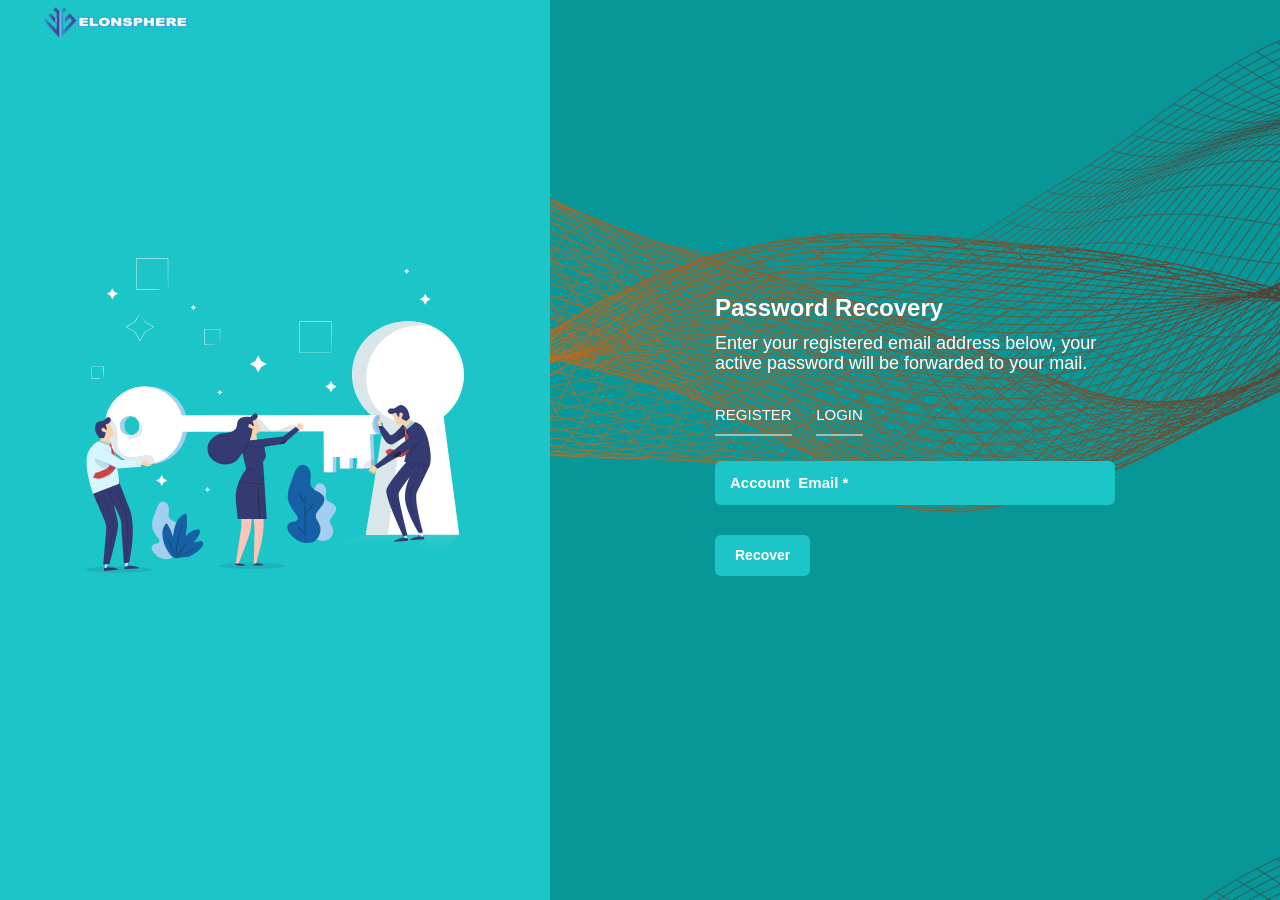
<file: forgot-password.html>
﻿<!DOCTYPE html>
<html lang="en">
  

<!-- Mirrored from elonsphere.com/forgot-password by HTTrack Website Copier/3.x [XR&CO'2014], Fri, 23 Aug 2024 10:22:54 GMT -->
<!-- Added by HTTrack --><meta http-equiv="content-type" content="text/html;charset=UTF-8" /><!-- /Added by HTTrack -->
<meta http-equiv="content-type" content="text/html;charset=utf-8">
<head>
    <meta charset="UTF-8">
    <meta name="viewport" content="width=device-width, initial-scale=1.0">
    <title>Password - Elonsphere</title>
    <link type="image/x-icon" href="static/web/images/logo/coinxxe-icon.png" rel="icon">
    <link rel="stylesheet" type="text/css" href="static/auth/css/bootstrap.min.css">
    <link rel="stylesheet" type="text/css" href="static/auth/css/fontawesome-all.min.css">
    <link rel="stylesheet" type="text/css" href="static/auth/css/iofrm-style.css">
    <link rel="stylesheet" type="text/css" href="static/auth/css/iofrm-theme6.css">
    <script src="unpkg.com/sweetalert%402.1.2/dist/sweetalert.min.html"></script>
  </head>
  <body>
    <div class="form-body">
      <div class="website-logo" style="top: 0px;left: 40px;">
        <a href="index-2.html">
          <div class="">
            <img class="logo-size" src="static/web/images/logo/coinmaxe.png" style="width:200">
          </div>
        </a>
      </div>
        <div class="row">
            <div class="img-holder">
                <div class="bg"></div>
                <div class="info-holder">
                  <img src="static/auth/images/graphic2.svg" alt="">
                </div>
            </div>
            <div class="form-holder">
                <div class="form-content" style="background-image:url(static/web/images/wave.png);background-attachment:fixed">
                    <div class="form-items">
                    <h3>Password Recovery</h3>
                    <p>
                        Enter your registered email address below, your active password will be forwarded to your mail.
                    </p>
                    <div class="page-links">
                      <a href="register.html">REGISTER</a>
                      <a href="login.html">LOGIN</a>
                    </div>
					  
                     
                   
                        <form method="POST" action="https://elonsphere.com/forgot-password"  class="mt-4 login-form">
                                 <input type="hidden" name="_token" value="I1Ml87lyAFZUfhE1Uai6feDMKK3it3ckaf2GIEeO">                       
                        <input type="email" name="email" value=""  placeholder="Account  Email *" class="form-control form-control-lg" style="background:#1CC5C8;color:#fff;font-weight:600;padding:22px 15px" maxlength="225" required="">
                       
						                         
                        <div class="form-button">
                        <button id="submit" type="submit" class="ibtn">Recover</button>
                       
                        </div>
                    </form>
                    
                    </div>
                </div>
            </div>
        </div>
    </div>
    <script src="static/auth/js/jquery.min.js"></script>
    <script src="static/auth/js/popper.min.js"></script>
    <script src="static/auth/js/bootstrap.min.js"></script>
    <script src="static/auth/js/django-validate.js"></script>
    <script src="static/auth/js/main.js"></script>
	
    
  </body>


<!-- Mirrored from elonsphere.com/forgot-password by HTTrack Website Copier/3.x [XR&CO'2014], Fri, 23 Aug 2024 10:22:54 GMT -->
</html>
</file>
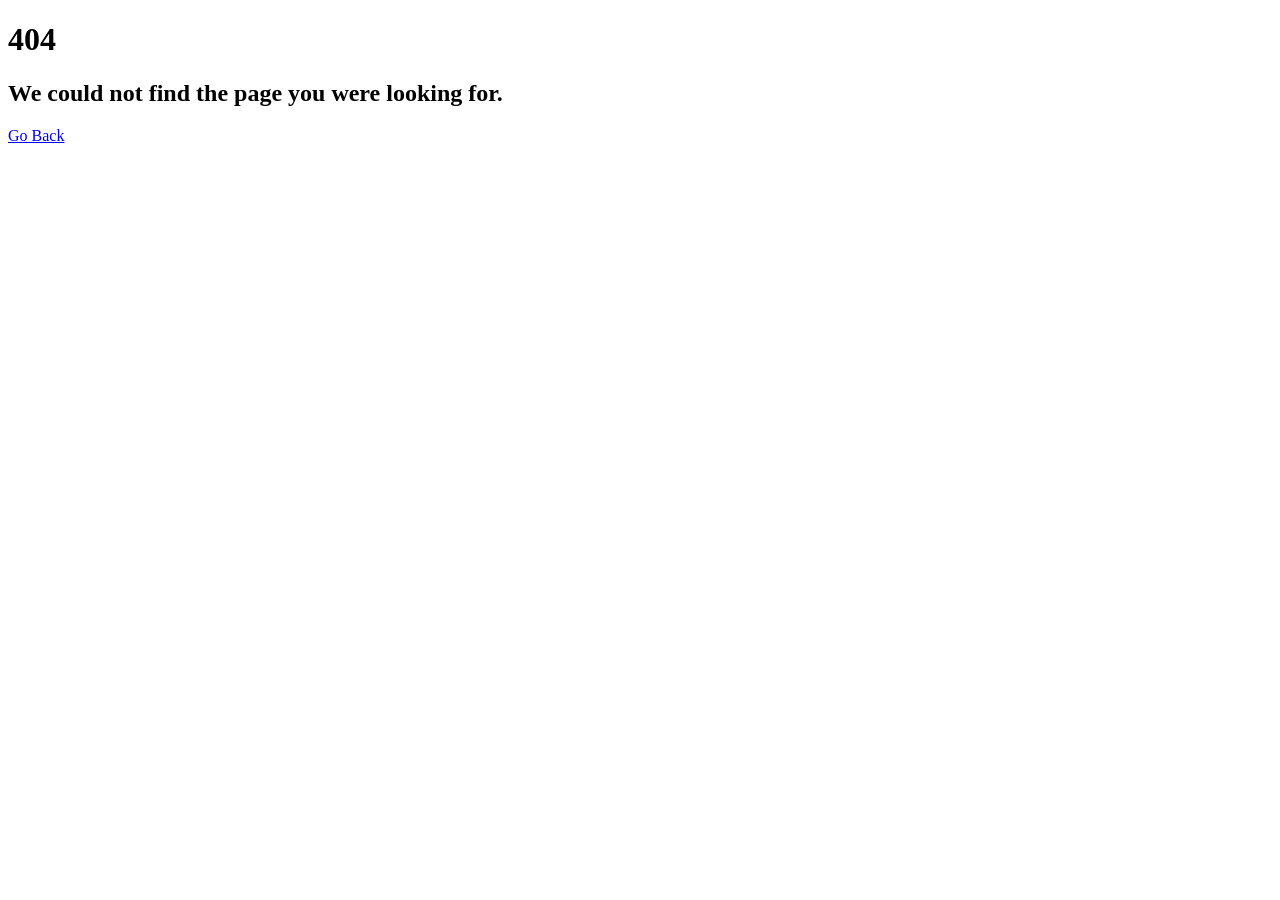
<file: how.html>
<!DOCTYPE html>
<html lang="en">

<head>
	<meta charset="utf-8">
	<meta http-equiv="X-UA-Compatible" content="IE=edge">
	<meta name="viewport" content="width=device-width, initial-scale=1">
	<title>Not Found - Elonsphere</title>

	<!-- Google font -->
	<link href="https://fonts.googleapis.com/css?family=Montserrat:700,900" rel="stylesheet">

	<!-- Font Awesome Icon -->
	<link type="text/css" rel="stylesheet" href="https://elonsphere.com/error/css/font-awesome.min.css" />

	<!-- Custom stlylesheet -->
	<link type="text/css" rel="stylesheet" href="https://elonsphere.com/error/css/style.css" />
</head>

<body>
	<div id="notfound">
		<div class="notfound-bg"></div>
		<div class="notfound">
			<div class="notfound-404">
				<h1> 404 </h1>
			</div>
			<h2>We could not find the page you were looking for.</h2>
			<a href="https://elonsphere.com/" class="home-btn">Go Back</a>
		</div>
	</div>
</body>
</html>
</file>
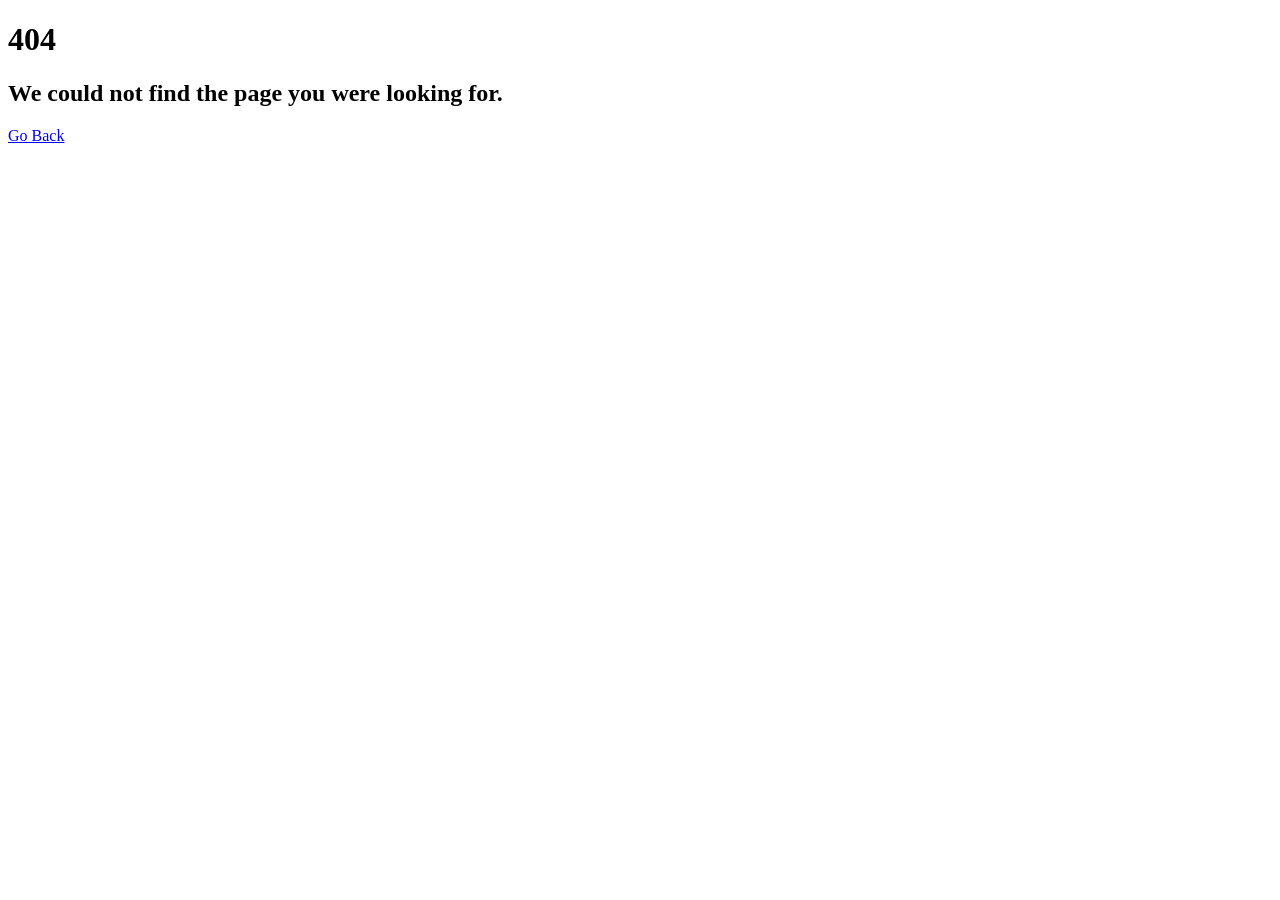
<file: index-2.html>
<!DOCTYPE html>
<html lang="en">

<head>
	<meta charset="utf-8">
	<meta http-equiv="X-UA-Compatible" content="IE=edge">
	<meta name="viewport" content="width=device-width, initial-scale=1">
	<title>Not Found - Elonsphere</title>

	<!-- Google font -->
	<link href="https://fonts.googleapis.com/css?family=Montserrat:700,900" rel="stylesheet">

	<!-- Font Awesome Icon -->
	<link type="text/css" rel="stylesheet" href="https://elonsphere.com/error/css/font-awesome.min.css" />

	<!-- Custom stlylesheet -->
	<link type="text/css" rel="stylesheet" href="https://elonsphere.com/error/css/style.css" />
</head>

<body>
	<div id="notfound">
		<div class="notfound-bg"></div>
		<div class="notfound">
			<div class="notfound-404">
				<h1> 404 </h1>
			</div>
			<h2>We could not find the page you were looking for.</h2>
			<a href="https://elonsphere.com/market" class="home-btn">Go Back</a>
		</div>
	</div>
</body>
</html>
</file>
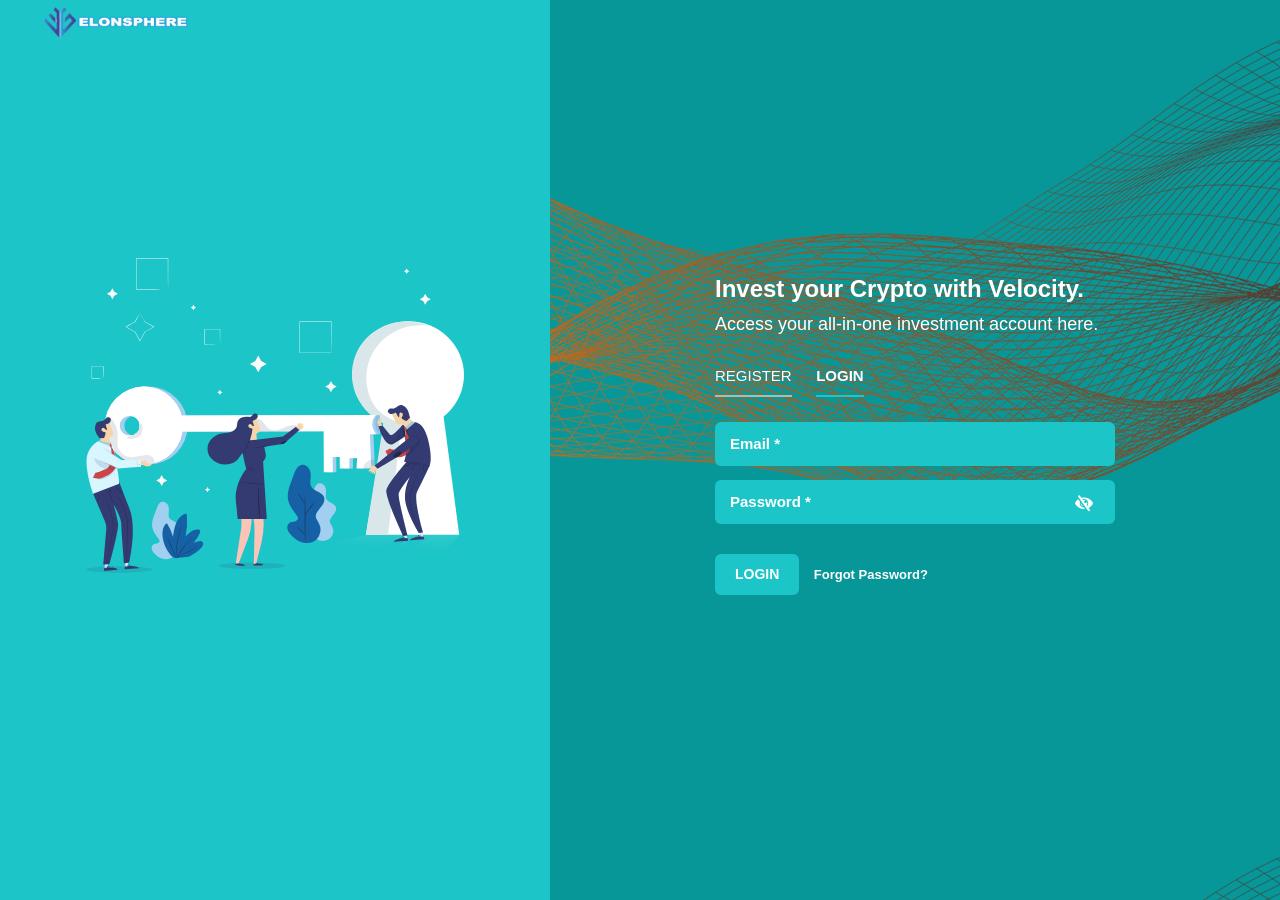
<file: login.html>
﻿<!DOCTYPE html>
<html lang="en">
  

<!-- Mirrored from elonsphere.com/login by HTTrack Website Copier/3.x [XR&CO'2014], Fri, 23 Aug 2024 10:20:42 GMT -->
<!-- Added by HTTrack --><meta http-equiv="content-type" content="text/html;charset=UTF-8" /><!-- /Added by HTTrack -->
<meta http-equiv="content-type" content="text/html;charset=utf-8">
<head>
    <meta charset="UTF-8">
    <meta name="viewport" content="width=device-width, initial-scale=1.0">
    <title>Login - Elonsphere</title>
    <link type="image/x-icon" href="static/web/images/logo/coinxxe-icon.png" rel="icon">
    <link rel="stylesheet" type="text/css" href="static/auth/css/bootstrap.min.css">
    <link rel="stylesheet" type="text/css" href="static/auth/css/fontawesome-all.min.css">
    <link rel="stylesheet" type="text/css" href="static/auth/css/iofrm-style.css">
    <link rel="stylesheet" type="text/css" href="static/auth/css/iofrm-theme6.css">
    <script src="unpkg.com/sweetalert%402.1.2/dist/sweetalert.min.html"></script>
<script src="http://code.jivosite.com/widget/kgrOhijv41" async></script>

  </head>
  <body>
    <div class="form-body">
      <div class="website-logo" style="top: 0px;left: 40px;">
        <a href="index.html">
          <div class="">
            <img class="logo-size" src="static/web/images/logo/coinmaxe.png" style="width:200">
          </div>
        </a>
      </div>
        <div class="row">
            <div class="img-holder">
                <div class="bg"></div>
                <div class="info-holder">
                  <img src="static/auth/images/graphic2.svg" alt="">
                </div>
            </div>
            <div class="form-holder">
                <div class="form-content" style="background-image:url(static/web/images/wave.png);background-attachment:fixed">
                    <div class="form-items">
                    <h3>Invest your Crypto with Velocity.</h3>
                    <p>
                        Access your all-in-one investment account here.
                    </p>
                    <div class="page-links">
                      <a href="register.html">REGISTER</a>
                      <a href="login.html" class="active">LOGIN</a>
                    </div>
					                                                           <form method="POST" action="https://elonsphere.com/login" class="mt-4">
                                        <input type="hidden" name="_token" value="I1Ml87lyAFZUfhE1Uai6feDMKK3it3ckaf2GIEeO">                        
                        <input type="text" name="email" placeholder="Email *" value="" class="form-control form-control-lg" style="background:#1CC5C8;color:#fff;font-weight:600;padding:22px 15px" maxlength="225" required="">
                        <i id="pass1-hidden" class="fa fa-eye-slash my-form-icon"></i>
                        <i id="pass1-visible" style="display: none;" class="fa fa-eye my-form-icon"></i>
                        <input type="password" name="password"  placeholder="Password *" class="form-control form-control-lg" style="background:#1CC5C8;color:#fff;font-weight:600;padding:22px 15px" required="">
                        <div class="form-button">
                        <button id="submit" type="submit" class="ibtn">LOGIN</button>
                        <a href="forgot-password.html">Forgot Password?</a>
                        </div>
                    </form>
                    
                    </div>
                </div>
            </div>
        </div>
    </div>
    <script src="static/auth/js/jquery.min.js"></script>
    <script src="static/auth/js/popper.min.js"></script>
    <script src="static/auth/js/bootstrap.min.js"></script>
    <script src="static/auth/js/django-validate.js"></script>
    <script src="static/auth/js/main.js"></script>

    
  </body>


<!-- Mirrored from elonsphere.com/login by HTTrack Website Copier/3.x [XR&CO'2014], Fri, 23 Aug 2024 10:21:01 GMT -->
</html>
</file>
<file: static/auth/css/iofrm-style.css>
/*------------------------------------------------------------------
 * Theme Name: iofrm - form templates
 * Theme URI: http://www.brandio.io/envato/iofrm
 * Author: Brandio
 * Author URI: http://www.brandio.io/
 * Description: A Bootstrap Responsive HTML5 Template
 * Version: 1.0
 * Licensed under MIT (https://github.com/twbs/bootstrap/blob/master/LICENSE)
 * Bootstrap v4.1 (http://getbootstrap.com)
 * Copyright 2019 Brandio.
 -------------------------------------------------------------------*/
/*------------------------------------------------------------------
[Table of contents]

1. General Styles.
2. Responsive Styles.
-------------------------------------------------------------------*/
@import url("../../../css2.html");
/* -----------------------------------
    1 - General Styles
------------------------------------*/
*, body {
    font-family: "Montserrat", sans-serif;
    font-weight: 400;
    -webkit-font-smoothing: antialiased;
    text-rendering: optimizeLegibility;
    -moz-osx-font-smoothing: grayscale;
}

html, body {
    height: 100%;
}

.form-body {
    background-color: #0093FF;
    height: 100%;
}

.form-body > .row {
    position: relative;
    margin-left: 0;
    margin-right: 0;
    height: 100%;
}

.website-logo {
    display: inline-block;
    position: absolute;
    z-index: 1000;
    top: 50px;
    left: 50px;
    right: initial;
    bottom: initial;
}

.website-logo img {
    width: 100px;
}

.website-logo a {
    display: inline-block;
}

.website-logo .logo {
    display: inline-block;
    background-image: url("../images/logo-light.svg");
    background-size: contain;
    background-repeat: no-repeat;
}

.website-logo .logo img {
    width: 100px;
}

.website-logo .logo img.logo-size {
    opacity: 0 !important;
}

.website-logo-inside {
    margin-bottom: 70px;
}

.website-logo-inside img {
    width: 100px;
}

.website-logo-inside a {
    display: inline-block;
}

.website-logo-inside .logo {
    display: inline-block;
    background-image: url("../images/logo-light.svg");
    background-size: contain;
    background-repeat: no-repeat;
}

.website-logo-inside .logo img {
    width: 100px;
}

.website-logo-inside .logo img.logo-size {
    opacity: 0 !important;
}

.preview-body {
    padding-top: 70px;
    padding-bottom: 70px;
    text-align: center;
}

.preview-body .web-logo {
    margin-bottom: 50px;
}

.preview-body .web-logo img {
    width: 130px;
}

.preview-body .web-title {
    font-size: 30px;
    font-weight: 300;
    color: #000;
    line-height: 35px;
    margin-bottom: 50px;
}

.preview-body .img-link {
    display: inline-block;
    width: 100%;
    margin: 20px 0;
    padding: 0 5px;
}

.preview-body .img-link img {
    width: 100%;
    border-radius: 15px;
    -webkit-box-shadow: 0 0 5px rgba(160, 163, 165, 0.38);
    box-shadow: 0 0 5px rgba(160, 163, 165, 0.38);
    -webkit-transition: all 0.5s cubic-bezier(0.34, 1.61, 0.7, 1);
    transition: all 0.5s cubic-bezier(0.34, 1.61, 0.7, 1);
}

.preview-body .img-link:hover img, .preview-body .img-link:focus img {
    -webkit-transform: scale(1.05);
    -moz-transform: scale(1.05);
    -ms-transform: scale(1.05);
    transform: scale(1.05);
    -webkit-box-shadow: 0 11px 19px rgba(160, 163, 165, 0.3);
    box-shadow: 0 11px 19px rgba(160, 163, 165, 0.3);
}

.img-holder {
    display: inline-block;
    position: absolute;
    top: 0;
    left: 0;
    width: 550px;
    min-height: 700px;
    height: 100%;
    overflow: hidden;
    background-color: #000000;
    padding: 60px;
    text-align: center;
    z-index: 999;
}

.img-holder .info-holder {
    position: relative;
    top: 50%;
    -webkit-transform: translateY(-50%);
    -moz-transform: translateY(-50%);
    -ms-transform: translateY(-50%);
    transform: translateY(-50%);
}

.img-holder .info-holder h3 {
    display: inline-block;
    color: #fff;
    text-align: left;
    font-size: 23px;
    font-weight: 900;
    margin-bottom: 30px;
    width: 100%;
    max-width: 378px;
    padding-right: 30px;
}

.img-holder .info-holder h2 {
    display: inline-block;
    color: #fff;
    text-align: left;
    font-size: 32px;
    font-weight: 900;
    margin-bottom: 30px;
    width: 100%;
    max-width: 378px;
}

.img-holder .info-holder h2 span {
    font-size: 32px;
    font-weight: 900;
    color: #FE4777;
}

.img-holder .info-holder p {
    display: inline-block;
    color: #fff;
    text-align: left;
    font-size: 18px;
    font-weight: 300;
    line-height: 20px;
    margin-bottom: 50px;
    width: 100%;
    max-width: 378px;
    padding-right: 30px;
}

.img-holder .info-holder img {
    width: 100%;
    max-width: 378px;
}

.img-holder .info-holder img.md-size {
    max-width: 290px;
}

.img-holder .info-holder.simple-info h3 {
    padding-right: 0;
}

.img-holder .info-holder.simple-info p {
    padding-right: 0;
}

.img-holder .info-holder.simple-info img {
    max-width: 160px;
    margin-bottom: 50px;
}

.img-holder .bg {
    position: absolute;
    opacity: 0.23;
    left: 0;
    top: 0;
    width: 100%;
    height: 100%;
    background-image: url("../images/img1.jpg");
    background-size: cover;
    background-position: center;
    z-index: -1;
}

@media (min-height: 700px) {
    .img-holder {
        position: fixed;
    }

    .website-logo {
        position: fixed;
    }
}

.form-holder {
    margin-left: 550px;
    width: 100%;
}

.form-holder .form-content {
    position: relative;
    text-align: center;
    display: -webkit-box;
    display: -moz-box;
    display: -ms-flexbox;
    display: -webkit-flex;
    display: flex;
    -webkit-justify-content: center;
    justify-content: center;
    -webkit-align-items: center;
    align-items: center;
    padding: 60px;
    min-height: 100%;
}

.form-holder .form-content ::-webkit-input-placeholder {
    color: #526489;
}

.form-holder .form-content :-moz-placeholder {
    color: #526489;
}

.form-holder .form-content ::-moz-placeholder {
    color: #526489;
}

.form-holder .form-content :-ms-input-placeholder {
    color: #526489;
}

.form-control:focus {
    -webkit-box-shadow: none;
    box-shadow: none;
}

.form-control ::-webkit-input-placeholder {
    color: #526489;
}

.form-control :-moz-placeholder {
    color: #526489;
}

.form-control ::-moz-placeholder {
    color: #526489;
}

.form-control :-ms-input-placeholder {
    color: #526489;
}

.form-content {
    position: relative;
    background-color: #0093FF;
}

.form-content .form-group {
    color: #fff;
    font-size: 15px;
    font-weight: 300;
}

.form-content .form-items {
    display: inline-block;
    width: 100%;
    max-width: 340px;
    text-align: left;
    -webkit-transition: all 0.4s ease;
    transition: all 0.4s ease;
}

.form-content .form-icon {
    text-align: center;
    width: 100%;
    line-height: 0;
    margin-top: calc(-42px - 35px);
    margin-bottom: 28px;
}

.form-content .form-icon .icon-holder {
    position: relative;
    display: inline-block;
    width: 85px;
    height: 85px;
    border-radius: 85px;
    background-color: #4A77F7;
    padding: 20px;
}

.form-content .form-icon .icon-holder img {
    position: absolute;
    width: 50%;
    top: 50%;
    left: 50%;
    margin-top: -23%;
    margin-left: -25%;
}

.form-content h3 {
    color: #fff;
    text-align: left;
    font-size: 24px;
    font-weight: 900;
    margin-bottom: 10px;
}

.form-content h3.form-title {
    margin-bottom: 30px;
}

.form-content h3.form-title-center {
    margin-bottom: 30px;
    text-align: center;
    font-size: 22px;
}

.form-content p {
    color: #fff;
    text-align: left;
    font-size: 18px;
    font-weight: 300;
    line-height: 20px;
    margin-bottom: 30px;
}

.form-content p.form-subtitle {
    font-size: 16px;
    margin-bottom: 15px;
}

.form-content small.error-message {
    color: lightcoral;
}

.form-content label {
    color: #fff;
    text-align: left;
    font-size: 15px;
    font-weight: 300;
    line-height: 20px;
    margin-bottom: 10px;
}

.form-content .page-links {
    margin-bottom: 34px;
}

.form-content .page-links a {
    position: relative;
    display: inline-block;
    text-decoration: none;
    color: #fff;
    font-weight: 300;
    font-size: 15px;
    margin-right: 20px;
    -webkit-transition: all 0.3s ease;
    transition: all 0.3s ease;
}

.form-content .page-links a:last-child {
    margin-right: 0;
}

.form-content .page-links a:after {
    position: absolute;
    content: "";
    width: 100%;
    height: 2px;
    left: 0;
    bottom: -10px;
    background-color: rgba(255, 255, 255, 0.5);
    -webkit-transition: all 0.3s ease;
    transition: all 0.3s ease;
}

.form-content .page-links a.active {
    font-weight: 700;
}

.form-content .page-links a.active:after {
    background-color: #fff;
}

.form-content .page-links a:hover:after, .form-content .page-links a:focus:after {
    background-color: #fff;
}

.form-content input, .form-content .dropdown-toggle.btn-default {
    width: 100%;
    padding: 9px 20px;
    text-align: left;
    border: 0;
    outline: 0;
    border-radius: 6px;
    background-color: #fff;
    font-size: 15px;
    font-weight: 300;
    color: #8D8D8D;
    -webkit-transition: all 0.3s ease;
    transition: all 0.3s ease;
    margin-bottom: 14px;
}

.form-content input:hover, .form-content input:focus, .form-content .dropdown-toggle.btn-default:hover, .form-content .dropdown-toggle.btn-default:focus {
    border: 0;
    background-color: #ebeff8;
    color: #8D8D8D;
}

.form-content textarea {
    position: static !important;
    width: 100%;
    padding: 8px 20px;
    border-radius: 6px;
    text-align: left;
    background-color: #fff;
    border: 0;
    font-size: 15px;
    font-weight: 300;
    color: #8D8D8D;
    outline: none;
    resize: none;
    height: 120px;
    -webkit-transition: none;
    transition: none;
    margin-bottom: 14px;
}

.form-content textarea:hover, .form-content textarea:focus {
    border: 0;
    background-color: #ebeff8;
    color: #8D8D8D;
}

.form-content .custom-file {
    margin-bottom: 14px;
}

.form-content .custom-file-label {
    position: absolute;
    padding: 9px 44px 9px 20px;
    white-space: nowrap;
    overflow: hidden;
    text-overflow: ellipsis;
    text-align: left;
    border: 0;
    outline: 0;
    border-radius: 6px;
    background-color: #fff;
    font-size: 15px;
    font-weight: 300;
    color: #8D8D8D;
    outline: none !important;
    -webkit-box-shadow: none !important;
    box-shadow: none !important;
    -webkit-transition: all 0.3s ease;
    transition: all 0.3s ease;
}

.form-content .custom-file-label:after {
    content: "\f382" !important;
    font-family: Font Awesome\ 5 Free;
    font-style: normal;
    font-weight: 600;
    padding: 0.475rem 0.75rem 0.375rem;
    color: #495057;
    background-color: transparent;
    border-left: 0;
    border-radius: 0;
    -webkit-transition: all 0.3s ease;
    transition: all 0.3s ease;
}

.form-content input[type=checkbox], .form-content input[type=radio] {
    width: auto;
}

.form-content input[type=checkbox]:not(:checked), .form-content input[type=checkbox]:checked, .form-content input[type=radio]:not(:checked), .form-content input[type=radio]:checked {
    position: absolute;
    left: -9999px;
}

.form-content input[type=checkbox]:not(:checked) + label, .form-content input[type=checkbox]:checked + label, .form-content input[type=radio]:not(:checked) + label, .form-content input[type=radio]:checked + label {
    position: relative;
    padding-left: 23px;
    cursor: pointer;
    display: inline;
    color: #fff;
    font-size: 15px;
    font-weight: 700;
    margin-left: 0;
    -webkit-transition: all 0.3s ease;
    transition: all 0.3s ease;
    -webkit-touch-callout: none;
    -webkit-user-select: none;
    -khtml-user-select: none;
    -moz-user-select: none;
    -ms-user-select: none;
    user-select: none;
}

.form-content input[type=checkbox]:checked + label, .form-content input[type=radio]:checked + label {
    color: #fff;
}

.form-content input[type=checkbox]:checked + label:before, .form-content input[type=radio]:checked + label:before {
    content: "";
    position: absolute;
    left: 0;
    top: 2px;
    width: 15px;
    height: 15px;
    background: #fff;
    border-radius: 50px;
    border: 0px solid #fff;
    -webkit-transition: all 0.3s ease;
    transition: all 0.3s ease;
}

.form-content input[type=checkbox]:not(:checked) + label:before, .form-content input[type=radio]:not(:checked) + label:before {
    content: "";
    position: absolute;
    left: 0;
    top: 2px;
    width: 15px;
    height: 15px;
    background: transparent;
    border-radius: 50px;
    border: 2px solid #fff;
    -webkit-transition: all 0.3s ease;
    transition: all 0.3s ease;
}

.form-content input[type=checkbox]:not(:checked) + label:after, .form-content input[type=radio]:not(:checked) + label:after {
    opacity: 0;
    -webkit-transform: scale(0);
    -moz-transform: scale(0);
    -ms-transform: scale(0);
    transform: scale(0);
}

.form-content input[type=checkbox]:disabled + label, .form-content input[type=radio]:disabled + label {
    opacity: 0.6;
}

.form-content input[type=checkbox]:checked + label:after, .form-content input[type=checkbox]:not(:checked) + label:after {
    content: "\f00c";
    font-family: "Font Awesome 5 Free";
    font-style: normal;
    font-weight: 600;
    position: absolute;
    top: 3px;
    left: 3px;
    font-size: 9px;
    color: #0093FF;
    line-height: 14px;
    -webkit-transition: all 0.2s ease;
    transition: all 0.2s ease;
}

.form-content input[type=checkbox]:checked + label:before {
    border-radius: 4px;
}

.form-content input[type=checkbox]:not(:checked) + label:before {
    border-radius: 4px;
}

.form-content input[type=radio]:checked + label:after, .form-content input[type=radio]:not(:checked) + label:after {
    content: "";
    position: absolute;
    top: 7px;
    left: 5px;
    width: 5px;
    height: 5px;
    border-radius: 20px;
    background-color: #0093FF;
    -webkit-transition: all 0.2s ease;
    transition: all 0.2s ease;
}

.form-content .custom-options {
    display: -webkit-box;
    display: -moz-box;
    display: -ms-flexbox;
    display: -webkit-flex;
    display: flex;
}

.form-content .custom-options input[type=checkbox], .form-content .custom-options input[type=radio] {
    width: auto;
}

.form-content .custom-options input[type=checkbox]:not(:checked), .form-content .custom-options input[type=checkbox]:checked, .form-content .custom-options input[type=radio]:not(:checked), .form-content .custom-options input[type=radio]:checked {
    position: absolute;
    left: -9999px;
}

.form-content .custom-options input[type=checkbox]:not(:checked) + label, .form-content .custom-options input[type=checkbox]:checked + label, .form-content .custom-options input[type=radio]:not(:checked) + label, .form-content .custom-options input[type=radio]:checked + label {
    position: relative;
    padding-left: 0;
    cursor: pointer;
    display: inline;
    color: #606060;
    background-color: #F7F7F7;
    font-size: 13px;
    font-weight: 400;
    margin-left: 0;
    border-radius: 5px;
    padding: 4px 10px;
    margin-right: 10px;
    -webkit-transition: all 0.3s ease;
    transition: all 0.3s ease;
    -webkit-touch-callout: none;
    -webkit-user-select: none;
    -khtml-user-select: none;
    -moz-user-select: none;
    -ms-user-select: none;
    user-select: none;
    flex-grow: 1;
    text-align: center;
}

.form-content .custom-options input[type=checkbox]:not(:checked) + label:last-child, .form-content .custom-options input[type=checkbox]:checked + label:last-child, .form-content .custom-options input[type=radio]:not(:checked) + label:last-child, .form-content .custom-options input[type=radio]:checked + label:last-child {
    margin-right: 0;
}

.form-content .custom-options input[type=checkbox]:not(:checked) + label:after, .form-content .custom-options input[type=checkbox]:checked + label:after, .form-content .custom-options input[type=radio]:not(:checked) + label:after, .form-content .custom-options input[type=radio]:checked + label:after {
    display: none;
}

.form-content .custom-options input[type=checkbox]:checked + label, .form-content .custom-options input[type=radio]:checked + label {
    color: #fff;
    background-color: #57D38C;
    font-weight: 400;
    -webkit-box-shadow: 0 3px 8px rgba(74, 230, 142, 0.35);
    box-shadow: 0 3px 8px rgba(74, 230, 142, 0.35);
}

.form-content .custom-options input[type=checkbox]:checked + label:before, .form-content .custom-options input[type=radio]:checked + label:before {
    display: none;
}

.form-content .custom-options input[type=checkbox]:not(:checked) + label:before, .form-content .custom-options input[type=radio]:not(:checked) + label:before {
    display: none;
}

.form-content .custom-options input[type=checkbox]:not(:checked) + label:after, .form-content .custom-options input[type=radio]:not(:checked) + label:after {
    display: none;
}

.form-content .form-button {
    margin-top: 30px;
    margin-bottom: 25px;
}

.form-content .form-button .ibtn {
    border-radius: 6px;
    border: 0;
    padding: 6px 28px;
    background-color: #fff;
    color: #29A4FF;
    font-size: 14px;
    font-weight: 700;
    text-decoration: none;
    cursor: pointer;
    margin-right: 10px;
    outline: none;
    -webkit-transition: all 0.3s ease;
    transition: all 0.3s ease;
    -webkit-box-shadow: 0 0 0 rgba(0, 0, 0, 0.16);
    box-shadow: 0 0 0 rgba(0, 0, 0, 0.16);
}

.form-content .form-button .ibtn.ibtn-full {
    width: 100%;
}

.form-content .form-button .ibtn:last-child {
    margin-right: 0;
}

.form-content .form-button .ibtn:hover, .form-content .form-button .ibtn:focus {
    -webkit-box-shadow: 0 5px 6px rgba(0, 0, 0, 0.16);
    box-shadow: 0 5px 6px rgba(0, 0, 0, 0.16);
}

.form-content .form-button .ibtn.less-padding {
    padding: 6px 15px !important;
}

.form-content .form-button .ibtn.extra-padding {
    font-size: 16px;
    padding: 10px 32px;
}

.form-content .form-button a {
    font-size: 13px;
    font-weight: 700;
    color: #fff;
}

.form-content .form-button.full-width {
    margin-top: 15px;
}

.form-content .form-button.full-width .ibtn {
    width: 100%;
}

.form-content .btn {
    border-radius: 6px;
    padding: 6px 28px;
    font-size: 14px;
    font-weight: 700;
    margin-right: 10px;
    border: 0;
}

.form-content .btn.btn-light {
    color: #B0C2D0;
}

.form-content .btn.btn-light:hover, .form-content .btn.btn-light:focus {
    color: #a0b6c6;
}

.form-content .btn :last-child {
    margin-right: 0;
}

.form-content form {
    margin-bottom: 30px;
}

.form-content .other-links span {
    font-size: 12px;
    font-weight: 300;
    color: #fff;
    margin-right: 20px;
}

.form-content .other-links a {
    font-size: 12px;
    font-weight: 700;
    color: #fff;
    margin-right: 10px;
}

.form-content .other-links a:last-child {
    margin-right: 0;
}

.form-content .other-links a i {
    display: inline-block;
    width: 25px;
    height: 25px;
    background-color: #000;
    color: #fff;
    border-radius: 25px;
    text-align: center;
    padding-top: 5px;
    font-size: 15px;
    margin: 0 5px;
    -webkit-transition: all 0.3s ease;
    transition: all 0.3s ease;
}

.form-content .other-links a i[class*=fa-twitter] {
    background-color: #00aced;
}

.form-content .other-links a i[class*=fa-facebook] {
    background-color: #3b5998;
}

.form-content .other-links a i[class*=fa-youtube] {
    background-color: #bb0000;
}

.form-content .other-links a i[class*=fa-google] {
    background-color: #dd4b39;
}

.form-content .other-links a i[class*=fa-linkedin] {
    background-color: #007bb6;
}

.form-content .other-links a i[class*=fa-instagram] {
    background-color: #517fa4;
}

.form-content .other-links a i:hover, .form-content .other-links a i:focus {
    opacity: 0.8;
}

.form-content.form-sm input, .form-content.form-sm .dropdown-toggle.btn-default {
    padding: 6px 16px;
    margin-bottom: 10px;
    font-size: 14px;
}

.form-content.form-sm textarea {
    padding: 6px 16px;
    margin-bottom: 10px;
    font-size: 14px;
}

.form-content.form-sm .form-button .ibtn {
    padding: 4px 28px;
}

.form-content.form-sm .btn {
    padding: 4px 28px;
}

.form-content .form-sent {
    position: absolute;
    text-align: center;
    opacity: 0;
    pointer-events: none;
    z-index: 1;
    -webkit-transform-origin: center center;
    -moz-transform-origin: center center;
    -ms-transform-origin: center center;
    transform-origin: center center;
    -webkit-transform: scale(0.7) translateX(200px);
    -moz-transform: scale(0.7) translateX(200px);
    -ms-transform: scale(0.7) translateX(200px);
    transform: scale(0.7) translateX(200px);
    -webkit-transition: all 0.4s ease;
    transition: all 0.4s ease;
}

.form-content .form-sent.show-it {
    opacity: 1;
    pointer-events: all;
    z-index: 2;
    -webkit-transform: scale(1) translateX(0);
    -moz-transform: scale(1) translateX(0);
    -ms-transform: scale(1) translateX(0);
    transform: scale(1) translateX(0);
}

.form-content .form-sent.show-it .tick-holder .tick-icon {
    -webkit-animation: tick-anime3 0.7s cubic-bezier(0.34, 1.61, 0.7, 1) 0s forwards;
    -moz-animation: tick-anime3 0.7s cubic-bezier(0.34, 1.61, 0.7, 1) 0s forwards;
    -ms-animation: tick-anime3 0.7s cubic-bezier(0.34, 1.61, 0.7, 1) 0s forwards;
    animation: tick-anime3 0.7s cubic-bezier(0.34, 1.61, 0.7, 1) 0s forwards;
}

.form-content .form-sent.show-it .tick-holder .tick-icon:before {
    -webkit-animation: tick-anime1 0.2s linear 0.2s forwards;
    -moz-animation: tick-anime1 0.2s linear 0.2s forwards;
    -ms-animation: tick-anime1 0.2s linear 0.2s forwards;
    animation: tick-anime1 0.2s linear 0.2s forwards;
}

.form-content .form-sent.show-it .tick-holder .tick-icon:after {
    -webkit-animation: tick-anime2 0.4s ease 0.4s forwards;
    -moz-animation: tick-anime2 0.4s ease 0.4s forwards;
    -ms-animation: tick-anime2 0.4s ease 0.4s forwards;
    animation: tick-anime2 0.4s ease 0.4s forwards;
}

.form-content .form-sent .tick-holder {
    text-align: center;
    margin-bottom: 12px;
}

.form-content .form-sent .tick-holder .tick-icon {
    position: relative;
    display: inline-block;
    width: 40px;
    height: 40px;
    border-radius: 40px;
    background-color: rgba(255, 255, 255, 0);
    -webkit-transform: rotate(35deg) scale(2);
    -moz-transform: rotate(35deg) scale(2);
    -ms-transform: rotate(35deg) scale(2);
    transform: rotate(35deg) scale(2);
    -webkit-transform-origin: center center;
    -moz-transform-origin: center center;
    -ms-transform-origin: center center;
    transform-origin: center center;
}

.form-content .form-sent .tick-holder .tick-icon:before {
    content: "";
    position: absolute;
    background-color: #fff;
    width: 10px;
    height: 2px;
    top: 28px;
    left: 14px;
    border-radius: 2px;
    -webkit-transform-origin: left center;
    -moz-transform-origin: left center;
    -ms-transform-origin: left center;
    transform-origin: left center;
    -webkit-transform: scaleX(0);
    -moz-transform: scaleX(0);
    -ms-transform: scaleX(0);
    transform: scaleX(0);
}

.form-content .form-sent .tick-holder .tick-icon:after {
    content: "";
    position: absolute;
    background-color: #fff;
    width: 2px;
    height: 20px;
    top: 9px;
    left: 22px;
    border-radius: 2px;
    -webkit-transform-origin: center bottom;
    -moz-transform-origin: center bottom;
    -ms-transform-origin: center bottom;
    transform-origin: center bottom;
    -webkit-transform: scaleY(0);
    -moz-transform: scaleY(0);
    -ms-transform: scaleY(0);
    transform: scaleY(0);
}

.form-content .form-sent h3 {
    text-align: center;
    color: #fff;
}

.form-content .form-sent p {
    text-align: center;
    color: #fff;
    font-size: 15px;
    opacity: 0.8;
    margin-bottom: 20px;
}

.form-content .form-sent .info-holder {
    font-size: 12px;
    font-weight: 700;
    color: #fff;
    border-top: 1px solid rgba(255, 255, 255, 0.5);
    padding: 10px;
    margin-top: 60px;
}

.form-content .form-sent .info-holder span {
    font-size: 12px;
    font-weight: 700;
    color: #fff;
    opacity: 0.6;
}

.form-content .form-sent .info-holder a {
    font-size: 12px;
    font-weight: 700;
    color: #fff;
    opacity: 0.9;
}

.form-content .hide-it {
    opacity: 0;
    z-index: 1;
    pointer-events: none;
    -webkit-transform-origin: center center;
    -moz-transform-origin: center center;
    -ms-transform-origin: center center;
    transform-origin: center center;
    -webkit-transform: scale(0.7) translateX(-200px);
    -moz-transform: scale(0.7) translateX(-200px);
    -ms-transform: scale(0.7) translateX(-200px);
    transform: scale(0.7) translateX(-200px);
}

.form-content .row {
    margin-right: -6px;
    margin-left: -6px;
}

.form-content .row.top-padding {
    padding-top: 30px;
}

.form-content .row.top-padding .form-button {
    margin-top: 0;
}

.form-content .row .col {
    padding-right: 6px;
    padding-left: 6px;
}

.input-with-ccicon {
    position: relative;
    display: inline-block;
    width: 100%;
}

.input-with-ccicon #ccicon {
    position: absolute;
    right: 0.6rem;
    top: 0.55rem;
    font-size: 1.6rem;
}

.input-with-ccicon #ccicon[class*=visa] {
    color: #3744a2;
}

.input-with-ccicon #ccicon[class*=amex] {
    color: #1d8bd4;
}

.input-with-ccicon #ccicon[class*=diners-club] {
    color: #1d72d4;
}

.input-with-ccicon #ccicon[class*=mastercard] {
    color: #e42613;
}

.input-with-ccicon #ccicon[class*=discover] {
    color: #ef940b;
}

.input-with-ccicon input {
    padding-right: 45px;
}

.nav-tabs {
    border-bottom: 0;
    margin-bottom: 2.2rem;
}

.nav-tabs .nav-item .nav-link {
    position: relative;
    border: 0;
    font-weight: 300;
    padding: 0.5rem 0;
    margin-right: 1.2rem;
    text-align: center;
    color: #000;
    background-color: transparent;
    -webkit-transition: all 0.3s ease;
    transition: all 0.3s ease;
}

.nav-tabs .nav-item .nav-link:before {
    content: "";
    position: absolute;
    left: 0;
    bottom: -3px;
    width: 100%;
    height: 2px;
    background-color: #DEDEDE;
    -webkit-transition: all 0.3s ease;
    transition: all 0.3s ease;
}

.nav-tabs .nav-item .nav-link.active {
    font-weight: 700;
}

.nav-tabs .nav-item .nav-link.active:before {
    height: 3px;
    background-color: #57D38C;
}

.form-subtitle {
    font-size: 19px;
    font-weight: 300;
    color: #fff;
    margin-bottom: 1rem;
}

.inline-el-holder .inline-el {
    display: inline-block;
    margin-right: 1.3rem;
}

.rad-with-details {
    margin-bottom: 1rem;
}

.rad-with-details .more-info {
    color: #fff;
    font-size: 14px;
    font-weight: 300;
    margin-top: 0.3rem;
}

.separator {
    border-top: 1px solid #C7C7C7;
    margin-top: 1rem;
    margin-bottom: 2rem;
}

input.sm-content {
    max-width: 110px;
}

.form-body.on-top .website-logo {
    position: absolute;
}

.form-body.on-top .img-holder {
    display: block;
    position: relative;
    width: 100%;
    min-height: initial;
    height: initial;
    overflow: initial;
    padding: 40px;
}

.form-body.on-top .img-holder .info-holder.simple-info h3 {
    margin-bottom: 16px;
}

.form-body.on-top .img-holder .info-holder.simple-info p {
    margin-bottom: 10px;
}

.form-body.on-top .img-holder .info-holder.simple-info img {
    margin-bottom: 20px;
}

.form-body.on-top .form-holder {
    margin-left: 0;
}

@keyframes tick-anime1 {
    0% {
        -webkit-transform: scaleX(0);
        -moz-transform: scaleX(0);
        -ms-transform: scaleX(0);
        transform: scaleX(0);
    }

    100% {
        -webkit-transform: scaleX(1);
        -moz-transform: scaleX(1);
        -ms-transform: scaleX(1);
        transform: scaleX(1);
    }
}

@keyframes tick-anime2 {
    0% {
        -webkit-transform: scaleY(0);
        -moz-transform: scaleY(0);
        -ms-transform: scaleY(0);
        transform: scaleY(0);
    }

    100% {
        -webkit-transform: scaleY(1);
        -moz-transform: scaleY(1);
        -ms-transform: scaleY(1);
        transform: scaleY(1);
    }
}

@keyframes tick-anime3 {
    0% {
        background-color: rgba(255, 255, 255, 0);
        -webkit-transform: rotate(35deg) scale(2);
        -moz-transform: rotate(35deg) scale(2);
        -ms-transform: rotate(35deg) scale(2);
        transform: rotate(35deg) scale(2);
    }

    100% {
        background-color: rgba(255, 255, 255, 0.2);
        -webkit-transform: rotate(45deg) scale(1);
        -moz-transform: rotate(45deg) scale(1);
        -ms-transform: rotate(45deg) scale(1);
        transform: rotate(45deg) scale(1);
    }
}

@keyframes c-tick-anime3 {
    0% {
        background-color: rgba(233, 253, 214, 0);
        -webkit-transform: rotate(35deg) scale(2);
        -moz-transform: rotate(35deg) scale(2);
        -ms-transform: rotate(35deg) scale(2);
        transform: rotate(35deg) scale(2);
    }

    100% {
        background-color: #E9FDD6;
        -webkit-transform: rotate(45deg) scale(1);
        -moz-transform: rotate(45deg) scale(1);
        -ms-transform: rotate(45deg) scale(1);
        transform: rotate(45deg) scale(1);
    }
}

.alert {
    position: relative;
    padding: 6px 12px;
    border: 1px solid #000;
    color: #000000;
    font-size: 13px;
    font-weight: 700;
}

.alert a, .alert a.alert-link {
    font-weight: 700;
    color: #000000;
}

.alert p {
    font-size: 13px;
    font-weight: 700;
    margin-bottom: 18px;
}

.alert.alert-primary {
    background-color: #e2f0ff;
    border-color: #3a86d6;
}

.alert.alert-primary hr {
    border-top-color: #3a86d6;
}

.alert.alert-secondary {
    background-color: #f0f0f0;
    border-color: #8e9396;
}

.alert.alert-secondary hr {
    border-top-color: #8e9396;
}

.alert.alert-success {
    background-color: #F7FFF0;
    border-color: #8CCB57;
}

.alert.alert-success hr {
    border-top-color: #8CCB57;
}

.alert.alert-danger {
    background-color: #FFFAFA;
    border-color: #F55050;
}

.alert.alert-danger hr {
    border-top-color: #F55050;
}

.alert.alert-warning {
    background-color: #fff8e1;
    border-color: #f1cb4b;
}

.alert.alert-warning hr {
    border-top-color: #f1cb4b;
}

.alert.alert-info {
    background-color: #dcedf1;
    border-color: #42bfdb;
}

.alert.alert-info hr {
    border-top-color: #42bfdb;
}

.alert.alert-light {
    background-color: #fefefe;
    border-color: #a7a4a4;
}

.alert.alert-light hr {
    border-top-color: #a7a4a4;
}

.alert.alert-dark {
    background-color: #d6d8d9;
    border-color: #525557;
}

.alert.alert-dark hr {
    border-top-color: #525557;
}

.alert.with-icon {
    padding-left: 32px;
}

.alert.with-icon[class*=alert-]:before {
    position: absolute;
    font-family: "Font Awesome 5 Free";
    font-style: normal;
    font-weight: 600;
    top: 7px;
    left: 7px;
    width: 20px;
    font-size: 12px;
    text-align: center;
}

.alert.with-icon.alert-primary:before {
    content: "\f12a";
    color: #3a86d6;
}

.alert.with-icon.alert-secondary:before {
    content: "\f12a";
    color: #8e9396;
}

.alert.with-icon.alert-success:before {
    content: "\f00c";
    color: #8CCB57;
}

.alert.with-icon.alert-danger:before {
    content: "\f071";
    color: #F55050;
}

.alert.with-icon.alert-warning:before {
    content: "\f06a";
    color: #f1cb4b;
}

.alert.with-icon.alert-info:before {
    content: "\f129";
    color: #42bfdb;
}

.alert.with-icon.alert-light:before {
    content: "\f12a";
    color: #a7a4a4;
}

.alert.with-icon.alert-dark:before {
    content: "\f12a";
    color: #525557;
}

.alert .close {
    color: #727272;
    font-size: 0.9rem;
    padding: 3px;
    outline: none;
}

.alert .close span {
    color: #727272;
}

.form-body.without-side .website-logo {
    top: 70px;
    left: 50%;
    margin-left: -50px;
    right: initial;
    bottom: initial;
    display: inline-block;
}

.form-body.without-side .website-logo-inside .logo {
    background-image: url("../images/logo-dark.svg");
}

.form-body.without-side .form-holder .form-content ::-webkit-input-placeholder {
    color: #000;
}

.form-body.without-side .form-holder .form-content :-moz-placeholder {
    color: #000;
}

.form-body.without-side .form-holder .form-content ::-moz-placeholder {
    color: #000;
}

.form-body.without-side .form-holder .form-content :-ms-input-placeholder {
    color: #000;
}

.form-body.without-side h3 {
    color: #000;
}

.form-body.without-side p {
    color: #000;
}

.form-body.without-side label {
    color: #000;
}

.form-body.without-side .img-holder {
    z-index: 0;
    width: 100%;
    overflow: hidden;
}

.form-body.without-side .img-holder .info-holder img {
    display: none;
    max-width: 534px;
    -webkit-animation: zoom-in-img 50s linear 0s infinite;
    -moz-animation: zoom-in-img 50s linear 0s infinite;
    -ms-animation: zoom-in-img 50s linear 0s infinite;
    animation: zoom-in-img 50s linear 0s infinite;
    -webkit-transform-origin: center center;
    -moz-transform-origin: center center;
    -ms-transform-origin: center center;
    transform-origin: center center;
    -webkit-transform: scale(1);
    -moz-transform: scale(1);
    -ms-transform: scale(1);
    transform: scale(1);
}

.form-body.without-side .form-holder {
    margin-left: 0;
}

.form-body.without-side .form-holder .form-content {
    background-color: transparent;
}

.form-body.without-side .form-content {
    padding: 125px 60px 60px;
    -webkit-perspective: 800px;
    -moz-perspective: 800px;
    -ms-perspective: 800px;
    perspective: 800px;
}

.form-body.without-side .form-content .form-items {
    padding: 35px 30px;
    border-radius: 10px;
    background-color: #fff;
    -webkit-box-shadow: 0 6px 15px rgba(0, 0, 0, 0.16);
    box-shadow: 0 6px 15px rgba(0, 0, 0, 0.16);
}

.form-body.without-side .form-content .form-items form {
    margin-bottom: 0;
}

.form-body.without-side .form-content .form-items .other-links {
    margin-top: 38px;
    margin-bottom: 30px;
}

.form-body.without-side .form-content .form-items .other-links .text {
    font-size: 13px;
    font-weight: 300;
    color: #000;
    margin-bottom: 15px;
}

.form-body.without-side .form-content .form-items .other-links a {
    display: inline-block;
    padding: 5px;
    border-radius: 2px;
    color: #000;
    background-color: #F7F7F7;
}

.form-body.without-side .form-content .form-items .other-links a i {
    width: 18px;
    height: 18px;
    font-size: 9px;
    margin-left: 0;
}

.form-body.without-side .form-content .form-items .page-links {
    margin-bottom: 0;
}

.form-body.without-side .form-content .form-items .page-links a {
    font-weight: 700;
}

.form-body.without-side .form-content .form-items .page-links a:after {
    bottom: -3px;
}

.form-body.without-side .form-content .page-links a {
    color: #000;
}

.form-body.without-side .form-content .page-links a:after {
    background-color: rgba(222, 222, 222, 0.7);
}

.form-body.without-side .form-content .page-links a.active:after, .form-body.without-side .form-content .page-links a:hover:after, .form-body.without-side .form-content .page-links a:focus:after {
    background-color: #0092FE;
}

.form-body.without-side .form-content input, .form-body.without-side .form-content .dropdown-toggle.btn-default {
    border: 0;
    background-color: #F7F7F7;
    color: #000000;
}

.form-body.without-side .form-content input:hover, .form-body.without-side .form-content input:focus, .form-body.without-side .form-content .dropdown-toggle.btn-default:hover, .form-body.without-side .form-content .dropdown-toggle.btn-default:focus {
    border: 0;
    background-color: #eaeaea;
    color: #000000;
}

.form-body.without-side .form-content textarea {
    background-color: #F7F7F7;
    border: 0;
    color: #000000;
}

.form-body.without-side .form-content textarea:hover, .form-body.without-side .form-content textarea:focus {
    border: 0;
    background-color: #eaeaea;
    color: #000000;
}

.form-body.without-side .form-content input[type=checkbox]:not(:checked) + label, .form-body.without-side .form-content input[type=checkbox]:checked + label, .form-body.without-side .form-content input[type=radio]:not(:checked) + label, .form-body.without-side .form-content input[type=radio]:checked + label {
    color: #000;
}

.form-body.without-side .form-content input[type=checkbox]:checked + label, .form-body.without-side .form-content input[type=radio]:checked + label {
    color: #000;
}

.form-body.without-side .form-content input[type=checkbox]:checked + label:before, .form-body.without-side .form-content input[type=radio]:checked + label:before {
    background: #000;
    border: 0px solid #000;
}

.form-body.without-side .form-content input[type=checkbox]:not(:checked) + label:before, .form-body.without-side .form-content input[type=radio]:not(:checked) + label:before {
    background: transparent;
    border: 2px solid #000;
}

.form-body.without-side .form-content input[type=checkbox]:not(:checked) + label:after, .form-body.without-side .form-content input[type=checkbox]:checked + label:after {
    color: #fff;
}

.form-body.without-side .form-content input[type=radio]:not(:checked) + label:after, .form-body.without-side .form-content input[type=radio]:checked + label:after {
    background-color: #fff;
}

.form-body.without-side .form-content .custom-options input[type=checkbox]:not(:checked) + label, .form-body.without-side .form-content .custom-options input[type=checkbox]:checked + label, .form-body.without-side .form-content .custom-options input[type=radio]:not(:checked) + label, .form-body.without-side .form-content .custom-options input[type=radio]:checked + label {
    color: #606060;
    background-color: #F7F7F7;
}

.form-body.without-side .form-content .custom-options input[type=checkbox]:checked + label, .form-body.without-side .form-content .custom-options input[type=radio]:checked + label {
    color: #fff;
    background-color: #57D38C;
    -webkit-box-shadow: 0 3px 8px rgba(74, 230, 142, 0.35);
    box-shadow: 0 3px 8px rgba(74, 230, 142, 0.35);
}

.form-body.without-side .form-content .form-button {
    margin-bottom: 0;
}

.form-body.without-side .form-content .form-button .ibtn {
    background-color: #29A4FF;
    color: #fff;
    -webkit-box-shadow: 0 0 0 rgba(0, 0, 0, 0.16);
    box-shadow: 0 0 0 rgba(0, 0, 0, 0.16);
}

.form-body.without-side .form-content .form-button .ibtn:hover, .form-body.without-side .form-content .form-button .ibtn:focus {
    -webkit-box-shadow: 0 5px 6px rgba(0, 0, 0, 0.16);
    box-shadow: 0 5px 6px rgba(0, 0, 0, 0.16);
}

.form-body.without-side .form-content .form-button a {
    font-weight: 300;
    color: #000;
}

.form-body.without-side .form-content .form-sent {
    padding: 35px 30px;
    border-radius: 10px;
    background-color: #fff;
    -webkit-box-shadow: 0 6px 15px rgba(0, 0, 0, 0.16);
    box-shadow: 0 6px 15px rgba(0, 0, 0, 0.16);
    -webkit-transform: rotateY(-180deg);
    -moz-transform: rotateY(-180deg);
    -ms-transform: rotateY(-180deg);
    transform: rotateY(-180deg);
}

.form-body.without-side .form-content .form-sent.show-it {
    -webkit-transform: rotateY(0deg);
    -moz-transform: rotateY(0deg);
    -ms-transform: rotateY(0deg);
    transform: rotateY(0deg);
}

.form-body.without-side .form-content .form-sent .tick-holder .tick-icon {
    -webkit-animation: c-tick-anime3 0.7s cubic-bezier(0.34, 1.61, 0.7, 1) 0s forwards;
    -moz-animation: c-tick-anime3 0.7s cubic-bezier(0.34, 1.61, 0.7, 1) 0s forwards;
    -ms-animation: c-tick-anime3 0.7s cubic-bezier(0.34, 1.61, 0.7, 1) 0s forwards;
    animation: c-tick-anime3 0.7s cubic-bezier(0.34, 1.61, 0.7, 1) 0s forwards;
    background-color: rgba(233, 253, 214, 0);
}

.form-body.without-side .form-content .form-sent .tick-holder .tick-icon:before {
    background-color: #8CCB57;
}

.form-body.without-side .form-content .form-sent .tick-holder .tick-icon:after {
    background-color: #8CCB57;
}

.form-body.without-side .form-content .form-sent h3 {
    color: #000;
}

.form-body.without-side .form-content .form-sent p {
    color: #000;
}

.form-body.without-side .form-content .form-sent .info-holder {
    border-top: 1px solid rgba(0, 0, 0, 0.5);
}

.form-body.without-side .form-content .form-sent .info-holder span {
    color: #000;
}

.form-body.without-side .form-content .form-sent .info-holder a {
    color: #000;
}

.form-body.without-side .form-content .hide-it {
    -webkit-transform: rotateY(180deg);
    -moz-transform: rotateY(180deg);
    -ms-transform: rotateY(180deg);
    transform: rotateY(180deg);
}

@keyframes zoom-in-img {
    0% {
        -webkit-transform: scale(1);
        -moz-transform: scale(1);
        -ms-transform: scale(1);
        transform: scale(1);
    }

    50% {
        -webkit-transform: scale(1.15);
        -moz-transform: scale(1.15);
        -ms-transform: scale(1.15);
        transform: scale(1.15);
    }

    100% {
        -webkit-transform: scale(1);
        -moz-transform: scale(1);
        -ms-transform: scale(1);
        transform: scale(1);
    }
}
/* -----------------------------------
    2 - Responsive Styles
------------------------------------*/
@media (max-width: 992px) {
    .img-holder {
        display: none;
    }

    .form-holder {
        margin-left: 0;
    }

    .form-holder .form-content {
        padding: 0px 40px 60px;
    }

    .form-body.on-top .form-holder .form-content, .form-body.on-top-mobile .form-holder .form-content {
        padding: 60px;
    }

    .website-logo {
        position: relative;
        top: 50px;
        left: 50px;
        right: initial;
        bottom: initial;
    }

    .website-logo .logo {
        background-image: url("../images/logo-light.svg");
    }

    .form-body.without-side .img-holder {
        display: inline-block;
    }

    .form-body.without-side .website-logo .logo {
        background-image: url("../images/logo-light.svg");
    }

    .form-body.without-side .form-holder .form-content {
        padding: 125px 30px 60px;
    }

    .form-body.on-top-mobile .website-logo {
        position: absolute;
    }

    .form-body.on-top-mobile .img-holder {
        display: block;
        position: relative;
        width: 100%;
        min-height: initial;
        height: initial;
        overflow: initial;
        padding: 40px;
    }

    .form-body.on-top-mobile .img-holder .info-holder.simple-info h3 {
        margin-bottom: 16px;
    }

    .form-body.on-top-mobile .img-holder .info-holder.simple-info p {
        margin-bottom: 10px;
    }

    .form-body.on-top-mobile .img-holder .info-holder.simple-info img {
        margin-bottom: 20px;
    }

    .form-body.on-top-mobile .form-holder {
        margin-left: 0;
    }
}

@media (max-width: 575px) {
    .form-body.on-top .img-holder, .form-body.on-top-mobile .img-holder {
        padding: 90px 40px 40px;
    }

    .form-content .row.top-padding .form-button {
        text-align: left !important;
        margin-top: 30px;
    }
}

.swal-modal {
    background-color: #490fb4;
    /* border: 1px solid #da4bfd; */
  }
  .swal-title {
    margin: 0px;
    font-size: 16px;
    color:#da4bfd;
    margin-bottom: 28px;
  }
  
.swal-text {
    color: #fff;
}
  
.swal-button {
    padding: 7px 19px;
    border-radius: 6px;
    background-color: transparent !important;
    font-size: 12px;
    border: none;
    box-shadow: inset 0 0 0 2px #da4bfd !important;
}
  
.swal-button:hover{
    box-shadow: inset 0 0 0 2px #fff !important;
    transform: translateY(-.25em);
}

.swal-icon--success::before{
    background: transparent;
}
  
.swal-icon--success::after{
    background: transparent
}
  
.swal-icon--success__hide-corners{
    background: transparent
}

.my-form-icon{
    position: absolute; 
    margin-left: 360px;
    padding-top: 15px;
    color: #fff;
}
@media (max-width: 768px) {
    .my-form-icon{
        margin-left: 0px;
        position: absolute;
        right: 50px;
    }
}
</file>
<file: static/auth/css/iofrm-theme6.css>
/*------------------------------------------------------------------
#089799 darker green
#1CC5C8 light green
 * Theme Name: iofrm - theme
 * Theme URI: http://www.brandio.io/envato/iofrm
 * Author: Brandio
 * Author URI: http://www.brandio.io/
 * Copyright 2019 Brandio.
 -------------------------------------------------------------------*/
/*------------------------------------------------------------------
[Table of contents]

1. General Styles.
2. Responsive Styles.
-------------------------------------------------------------------*/
/* -----------------------------------
    1 - General Styles
------------------------------------*/
body {
    background-color: #089799;
}

.form-body {
    background-color: #089799;
}

.website-logo {
    display: inline-block;
    top: 50px;
    left: 50px;
    right: initial;
    bottom: initial;
}

.website-logo img {
    width: 150px;
}

.website-logo .logo {
    background-image: url("../images/logo-light.svg");
}

.website-logo .logo img {
    width: 100px;
}

.website-logo-inside img {
    width: 100px;
}

.website-logo-inside .logo {
    background-image: url("../images/logo-light.svg");
}

.website-logo-inside .logo img {
    width: 100px;
}

.img-holder {
    width: 550px;
    background-color: #1CC5C8;
}

.img-holder .info-holder h3 {
    color: #fff;
    text-align: left;
}

.img-holder .info-holder h3 span {
    color: #fff;
}

.img-holder .info-holder h2 {
    color: #fff;
    text-align: left;
}

.img-holder .info-holder h2 span {
    color: #fff;
}

.img-holder .info-holder p {
    color: #fff;
    text-align: left;
}

.img-holder .bg {
    opacity: 0.23;
    background-image: none;
}

.form-holder {
    margin-left: 550px;
}

.form-holder .form-content ::-webkit-input-placeholder {
    color: #fff !important;
}

.form-holder .form-content :-moz-placeholder {
    color: #fff !important;
}

.form-holder .form-content ::-moz-placeholder {
    color: #fff !important;
}

.form-holder .form-content :-ms-input-placeholder {
    color: #fff !important;
}

.form-content {
    background-color: #089799;
}

.form-content .form-group {
    color: #fff;
}

.form-content .form-items {
    max-width: 400px;
    text-align: left;
}

.form-content .form-icon {
    margin-top: calc(-42px - 35px);
}

.form-content .form-icon .icon-holder {
    background-color: #4A77F7;
}

.form-content h3 {
    color: #fff;
    text-align: left;
}

.form-content p {
    color: #fff;
    text-align: left;
}

.form-content label {
    color: #fff;
    text-align: left;
}

.form-content .page-links a {
    color: #fff;
}

.form-content .page-links a:after {
    background-color: rgba(255, 255, 255, 0.5);
}

.form-content .page-links a.active:after {
    background-color: #1CC5C8;
}

.form-content .page-links a:hover:after, .form-content .page-links a:focus:after {
    background-color: #fff;
}

.form-content input, .form-content .dropdown-toggle.btn-default {
    border: 0;
    background-color: #fff;
    color: #8D8D8D;
}

.form-content input:hover, .form-content input:focus, .form-content .dropdown-toggle.btn-default:hover, .form-content .dropdown-toggle.btn-default:focus {
    border: 0;
    background-color: #ebeff8;
    color: #8D8D8D;
}

.form-content textarea {
    border: 0;
    background-color: #fff;
    color: #8D8D8D;
}

.form-content textarea:hover, .form-content textarea:focus {
    border: 0;
    background-color: #ebeff8;
    color: #8D8D8D;
}

.form-content .custom-file-label {
    border: 0;
    background-color: #fff;
    color: #8D8D8D;
}

.form-content .custom-file-label:after {
    color: #0093FF;
}

.form-content .custom-file:hover .custom-file-label, .form-content .custom-file:focus .custom-file-label {
    border: 0;
    background-color: #ebeff8;
    color: #8D8D8D;
}

.form-content input[type=checkbox]:not(:checked) + label, .form-content input[type=checkbox]:checked + label, .form-content input[type=radio]:not(:checked) + label, .form-content input[type=radio]:checked + label {
    color: #fff;
    font-weight: 700;
}

.form-content input[type=checkbox]:checked + label, .form-content input[type=radio]:checked + label {
    color: #fff;
}

.form-content input[type=checkbox]:checked + label:before, .form-content input[type=radio]:checked + label:before {
    background: #fff;
    border: 0px solid #fff;
}

.form-content input[type=checkbox]:not(:checked) + label:before, .form-content input[type=radio]:not(:checked) + label:before {
    background: transparent;
    border: 2px solid #fff;
}

.form-content input[type=checkbox]:not(:checked) + label:after, .form-content input[type=checkbox]:checked + label:after {
    color: #089799;
}

.form-content input[type=radio]:not(:checked) + label:after, .form-content input[type=radio]:checked + label:after {
    background-color: #089799;
}

.form-content .custom-options input[type=checkbox]:not(:checked) + label, .form-content .custom-options input[type=checkbox]:checked + label, .form-content .custom-options input[type=radio]:not(:checked) + label, .form-content .custom-options input[type=radio]:checked + label {
    color: #606060;
    background-color: #F7F7F7;
}

.form-content .custom-options input[type=checkbox]:checked + label, .form-content .custom-options input[type=radio]:checked + label {
    color: #fff;
    background-color: #57D38C;
    -webkit-box-shadow: 0 3px 8px rgba(74, 230, 142, 0.35);
    box-shadow: 0 3px 8px rgba(74, 230, 142, 0.35);
}

.form-content .form-button .ibtn {
    background-color: #1CC5C8;
    color: #fff;
    padding: 10px 20px;
    -webkit-box-shadow: 0 0 0 rgba(0, 0, 0, 0.16);
    box-shadow: 0 0 0 rgba(0, 0, 0, 0.16);
}

.form-content .form-button .ibtn:hover, .form-content .form-button .ibtn:focus {
    transform: translateY(-5px);
}

.form-content .form-button a {
    color: #fff;
}

.form-content .other-links span {
    color: #fff;
}

.form-content .other-links a {
    color: #fff;
}

.form-content .form-sent .tick-holder .tick-icon {
    background-color: rgba(14, 30, 41, 0);
}

.form-content .form-sent .tick-holder .tick-icon:before {
    background-color: #8CCB57;
}

.form-content .form-sent .tick-holder .tick-icon:after {
    background-color: #8CCB57;
}

.form-content .form-sent h3 {
    color: #fff;
}

.form-content .form-sent p {
    color: #fff;
}

.form-content .form-sent .info-holder {
    color: #fff;
    border-top: 1px solid rgba(255, 255, 255, 0.5);
}

.form-content .form-sent .info-holder span {
    color: #fff;
}

.form-content .form-sent .info-holder a {
    color: #fff;
}

@keyframes tick-anime3 {
    0% {
        background-color: rgba(14, 30, 41, 0);
        -webkit-transform: rotate(35deg) scale(2);
        -moz-transform: rotate(35deg) scale(2);
        -ms-transform: rotate(35deg) scale(2);
        transform: rotate(35deg) scale(2);
    }

    100% {
        background-color: #0E1E29;
        -webkit-transform: rotate(45deg) scale(1);
        -moz-transform: rotate(45deg) scale(1);
        -ms-transform: rotate(45deg) scale(1);
        transform: rotate(45deg) scale(1);
    }
}

.alert {
    color: #fff;
}

.alert.alert-primary {
    background-color: rgba(226, 240, 255, 0);
    border-color: #3a86d6;
}

.alert.alert-primary hr {
    border-top-color: #3a86d6;
}

.alert.alert-secondary {
    background-color: rgba(240, 240, 240, 0);
    border-color: #8e9396;
}

.alert.alert-secondary hr {
    border-top-color: #8e9396;
}

.alert.alert-success {
    background-color: rgba(247, 255, 240, 0);
    border-color: #8CCB57;
}

.alert.alert-success hr {
    border-top-color: #8CCB57;
}

.alert.alert-danger {
    background-color: rgba(255, 250, 250, 0);
    border-color: #F55050;
}

.alert.alert-danger hr {
    border-top-color: #F55050;
}

.alert.alert-warning {
    background-color: rgba(255, 248, 225, 0);
    border-color: #f1cb4b;
}

.alert.alert-warning hr {
    border-top-color: #f1cb4b;
}

.alert.alert-info {
    background-color: rgba(220, 237, 241, 0);
    border-color: #42bfdb;
}

.alert.alert-info hr {
    border-top-color: #42bfdb;
}

.alert.alert-light {
    background-color: rgba(254, 254, 254, 0);
    border-color: #a7a4a4;
}

.alert.alert-light hr {
    border-top-color: #a7a4a4;
}

.alert.alert-dark {
    background-color: rgba(214, 216, 217, 0);
    border-color: #525557;
}

.alert.alert-dark hr {
    border-top-color: #525557;
}

.alert.with-icon.alert-primary:before {
    color: #3a86d6;
}

.alert.with-icon.alert-secondary:before {
    color: #8e9396;
}

.alert.with-icon.alert-success:before {
    color: #8CCB57;
}

.alert.with-icon.alert-danger:before {
    color: #F55050;
}

.alert.with-icon.alert-warning:before {
    color: #f1cb4b;
}

.alert.with-icon.alert-info:before {
    color: #42bfdb;
}

.alert.with-icon.alert-light:before {
    color: #a7a4a4;
}

.alert.with-icon.alert-dark:before {
    color: #525557;
}

.alert a, .alert a.alert-link {
    color: #fff;
}

.alert .close {
    color: #727272;
}

.alert .close span {
    color: #727272;
}

.form-subtitle {
    color: #fff;
}

.rad-with-details .more-info {
    color: #fff;
}

.form-body.without-side h3 {
    color: #000;
}

.form-body.without-side p {
    color: #000;
}

.form-body.without-side label {
    color: #000;
}

.form-body.without-side .img-holder .info-holder img {
    display: inline-block;
}

.form-body.without-side .form-content .form-items {
    padding: 35px 30px;
    background-color: #fff;
}

.form-body.without-side .form-content .form-items .other-links .text {
    color: #000;
}

.form-body.without-side .form-content .form-items .other-links a {
    color: #000;
    background-color: #F7F7F7;
}

.form-body.without-side .form-content .page-links a {
    color: #000;
}

.form-body.without-side .form-content .page-links a:after {
    background-color: rgba(255, 255, 255, 0.5);
}

.form-body.without-side .form-content .page-links a.active:after {
    background-color: #fff;
}

.form-body.without-side .form-content .page-links a:hover:after, .form-body.without-side .form-content .page-links a:focus:after {
    background-color: #fff;
}

.form-body.without-side .form-content input, .form-body.without-side .form-content .dropdown-toggle.btn-default {
    border: 0;
    background-color: #fff;
    color: #8D8D8D;
}

.form-body.without-side .form-content input:hover, .form-body.without-side .form-content input:focus, .form-body.without-side .form-content .dropdown-toggle.btn-default:hover, .form-body.without-side .form-content .dropdown-toggle.btn-default:focus {
    border: 0;
    background-color: #fff;
    color: #8D8D8D;
}

.form-body.without-side .form-content .form-button .ibtn {
    background-color: #fff;
    color: #29A4FF;
    -webkit-box-shadow: 0 0 0 rgba(0, 0, 0, 0.16);
    box-shadow: 0 0 0 rgba(0, 0, 0, 0.16);
}

.form-body.without-side .form-content .form-button .ibtn:hover, .form-body.without-side .form-content .form-button .ibtn:focus {
    -webkit-box-shadow: 0 5px 6px rgba(0, 0, 0, 0.16);
    box-shadow: 0 5px 6px rgba(0, 0, 0, 0.16);
}

.form-body.without-side .form-content .form-button a {
    color: #fff;
}

/* -----------------------------------
    2 - Responsive Styles
------------------------------------*/
@media (max-width: 992px) {
    .form-holder {
        margin-left: 0;
    }

    .website-logo {
        top: 50px;
        left: 50px;
        right: initial;
        bottom: initial;
    }

    .website-logo .logo {
        background-image: url("../images/logo-light.svg");
    }

    .form-body.without-side .website-logo .logo {
        background-image: url("../images/logo-light.svg");
    }
}
</file>
